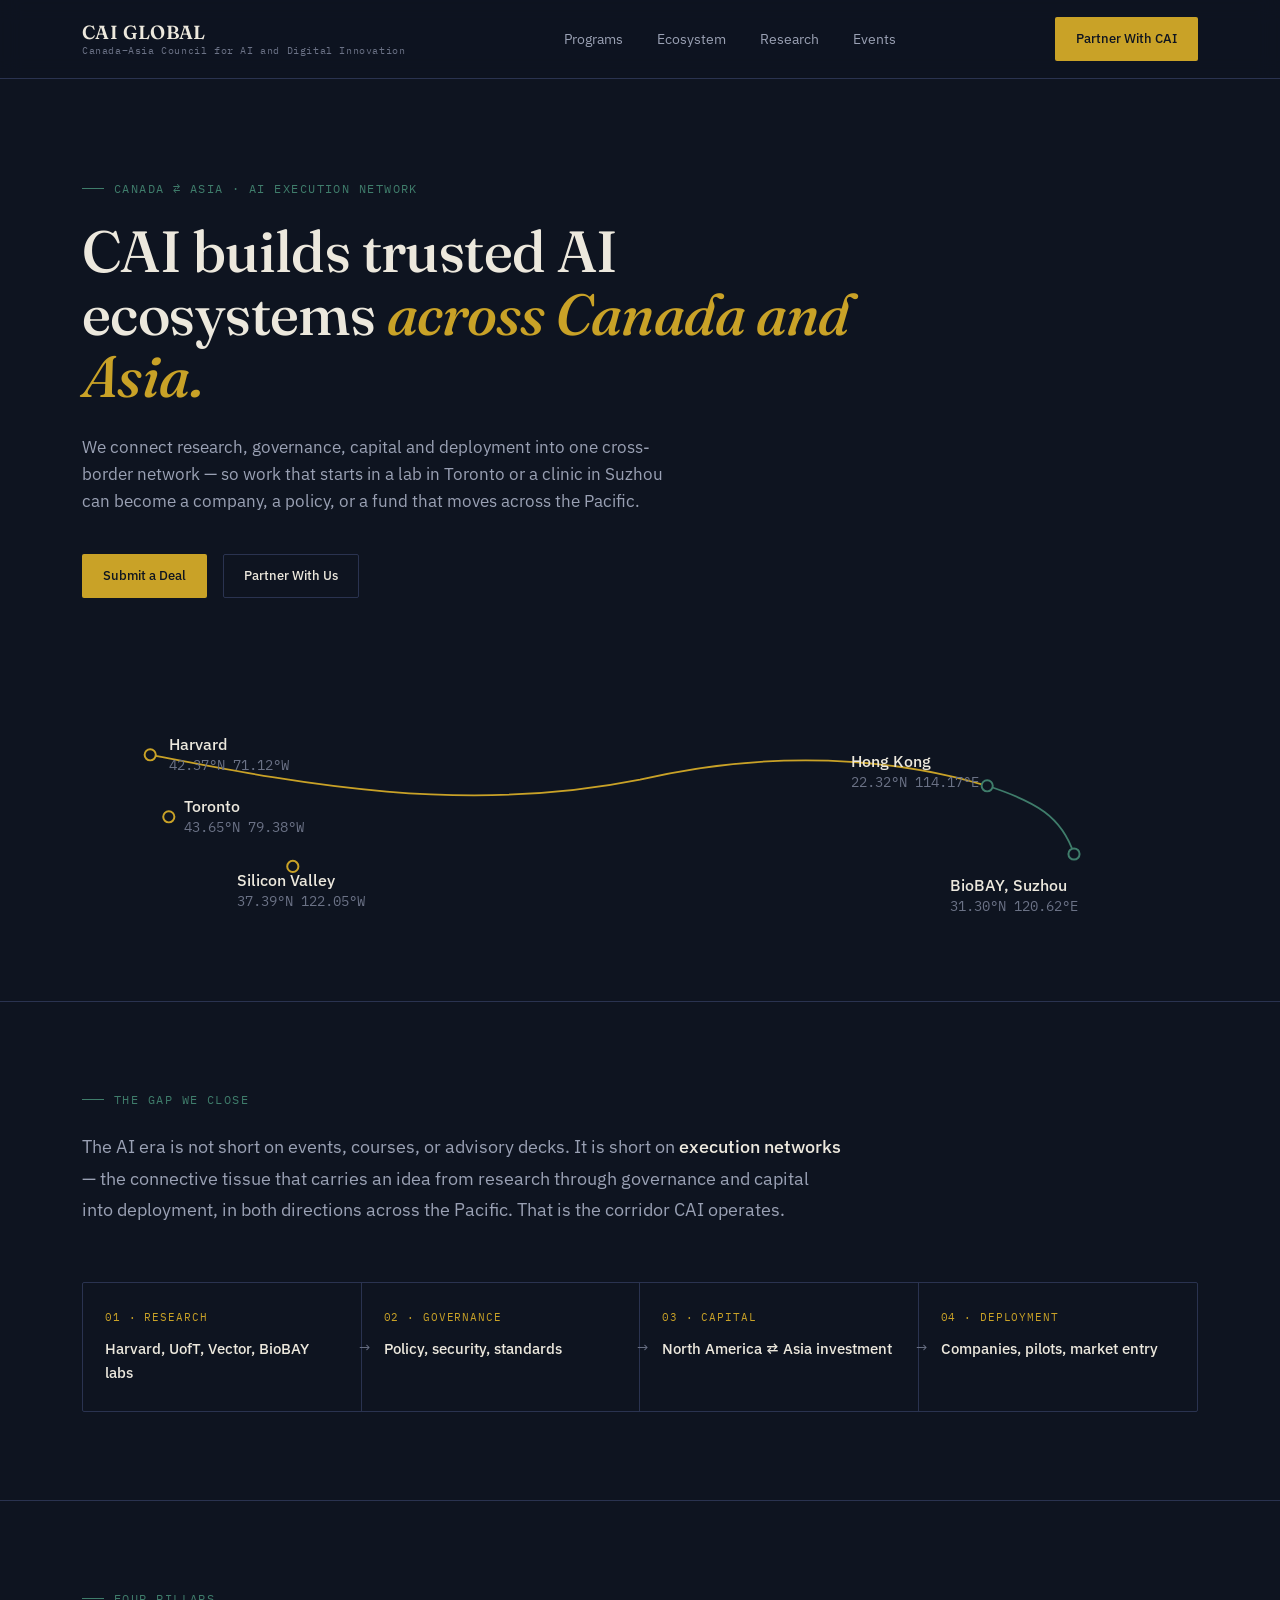
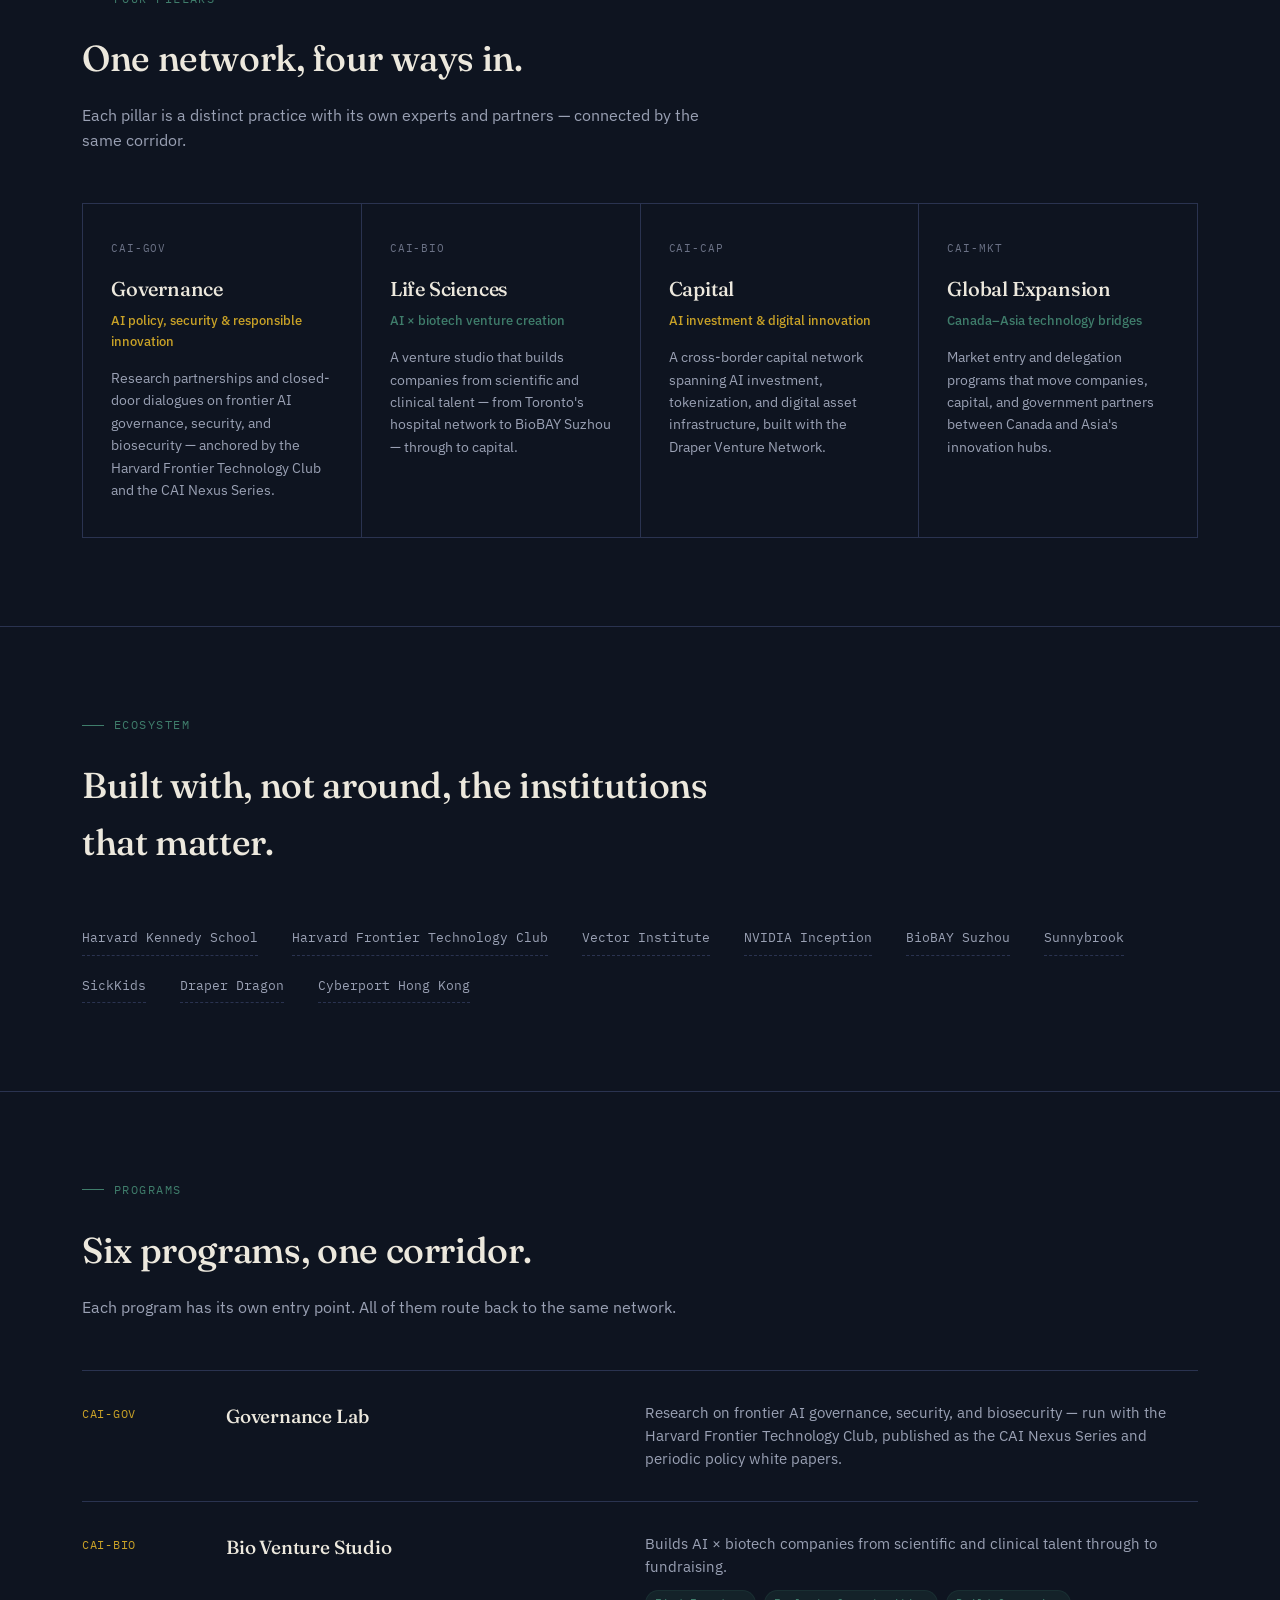
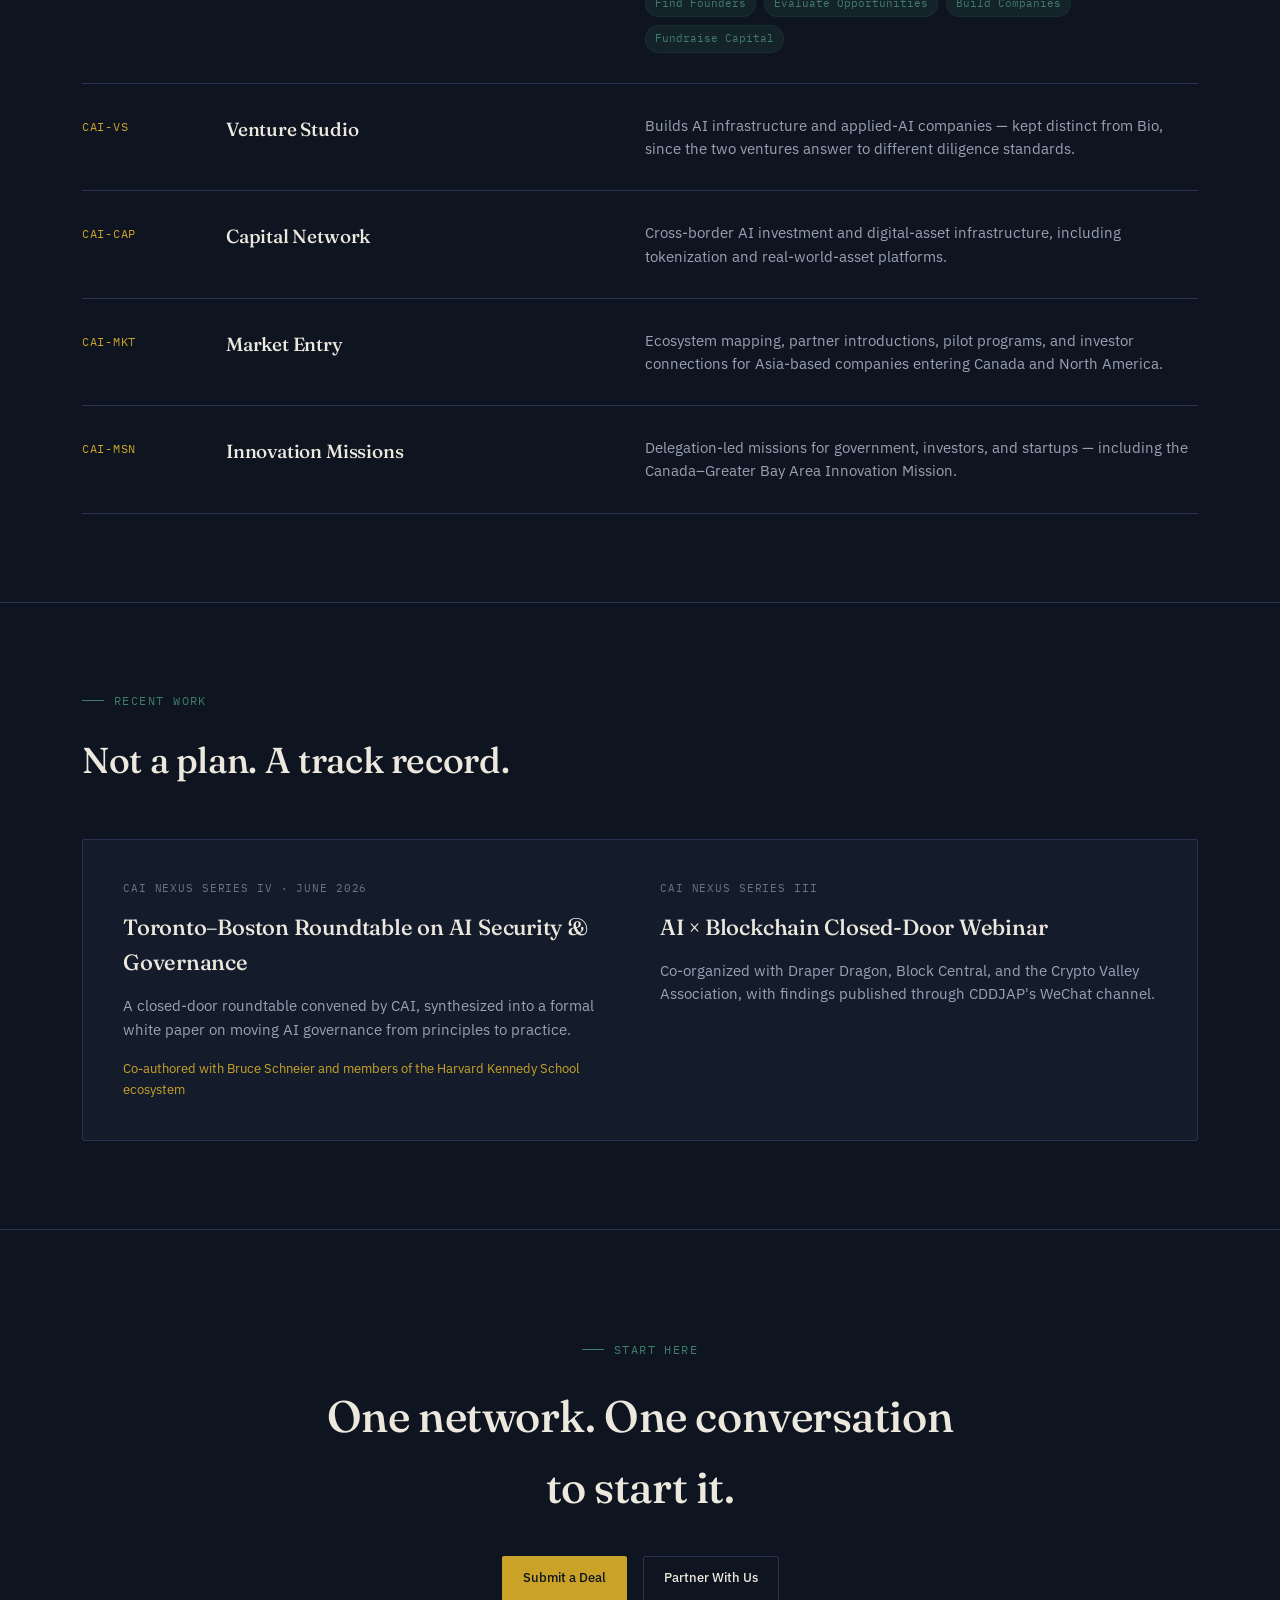
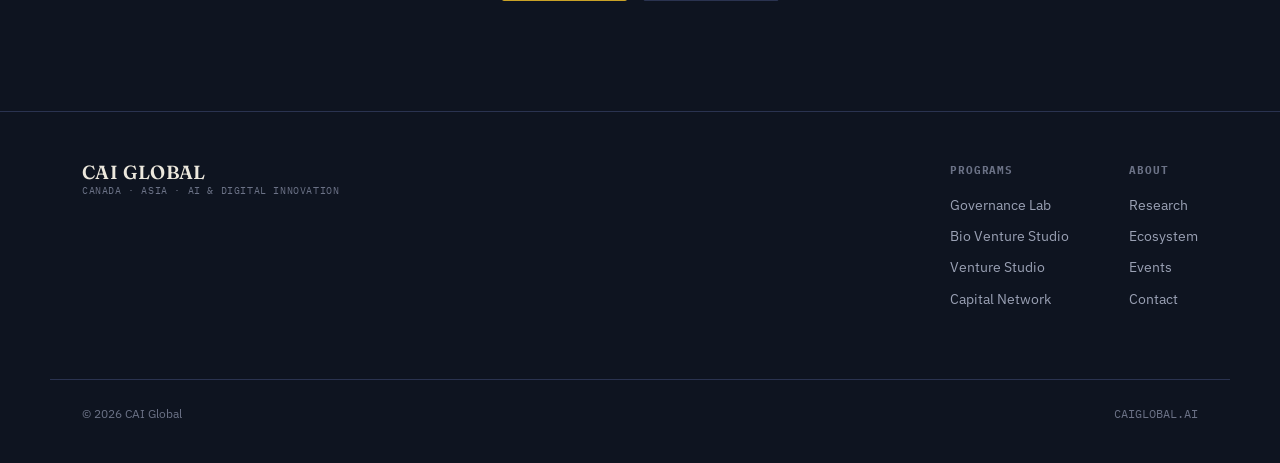
<file: index.html>
<!DOCTYPE html>
<html lang="en">
<head>
<meta charset="UTF-8">
<meta name="viewport" content="width=device-width, initial-scale=1.0">
<title>CAI Global — Canada–Asia Council for AI &amp; Digital Innovation</title>
<link rel="preconnect" href="https://fonts.googleapis.com">
<link rel="preconnect" href="https://fonts.gstatic.com" crossorigin>
<link href="https://fonts.googleapis.com/css2?family=Fraunces:opsz,wght@9..144,400;9..144,500;9..144,600&family=IBM+Plex+Sans:wght@400;500;600&family=IBM+Plex+Mono:wght@400;500&display=swap" rel="stylesheet">
<style>
  :root{
    --ink:#0E1420;
    --ink-2:#141C2B;
    --ink-3:#182034;
    --paper:#F1ECE1;
    --gold:#C9A227;
    --gold-soft:#C9A22722;
    --jade:#3F7D6B;
    --jade-soft:#3F7D6B22;
    --text-hi:#ECE8DD;
    --text-mid:#9AA1B4;
    --text-dim:#6B7286;
    --line:#2A3350;
    --ink-on-paper:#171D2B;
    --radius:2px;
  }
  *{box-sizing:border-box;margin:0;padding:0;}
  html{scroll-behavior:smooth;}
  body{
    background:var(--ink);
    color:var(--text-hi);
    font-family:'IBM Plex Sans',sans-serif;
    font-size:16px;
    line-height:1.6;
    -webkit-font-smoothing:antialiased;
  }
  h1,h2,h3{font-family:'Fraunces',serif;font-weight:500;letter-spacing:-0.01em;}
  .mono{font-family:'IBM Plex Mono',monospace;}
  a{color:inherit;text-decoration:none;}
  .wrap{max-width:1180px;margin:0 auto;padding:0 32px;}
  ::selection{background:var(--gold);color:var(--ink);}
  :focus-visible{outline:2px solid var(--gold);outline-offset:3px;}

  /* NAV */
  header{
    position:sticky;top:0;z-index:50;
    background:rgba(14,20,32,0.88);
    backdrop-filter:blur(10px);
    border-bottom:1px solid var(--line);
  }
  nav.wrap{display:flex;align-items:center;justify-content:space-between;height:78px;}
  .logo{display:flex;flex-direction:column;line-height:1.1;}
  .logo .name{font-family:'Fraunces',serif;font-size:19px;font-weight:600;letter-spacing:0.02em;}
  .logo .sub{font-family:'IBM Plex Mono',monospace;font-size:10px;color:var(--text-dim);letter-spacing:0.06em;margin-top:2px;}
  .nav-links{display:flex;gap:34px;align-items:center;}
  .nav-links a{font-size:14px;color:var(--text-mid);transition:color .2s;}
  .nav-links a:hover{color:var(--text-hi);}
  .btn{
    display:inline-flex;align-items:center;gap:8px;
    padding:11px 20px;font-size:13px;font-weight:500;
    border-radius:var(--radius);
    border:1px solid transparent;
    transition:all .2s;
    white-space:nowrap;
  }
  .btn-gold{background:var(--gold);color:var(--ink);}
  .btn-gold:hover{background:#dbb339;}
  .btn-ghost{border-color:var(--line);color:var(--text-hi);}
  .btn-ghost:hover{border-color:var(--gold);color:var(--gold);}
  @media(max-width:860px){.nav-links{display:none;}}

  /* HERO */
  .hero{padding:100px 0 60px;position:relative;overflow:hidden;}
  .eyebrow{
    font-family:'IBM Plex Mono',monospace;
    font-size:12px;letter-spacing:0.12em;color:var(--jade);
    display:flex;align-items:center;gap:10px;margin-bottom:22px;
  }
  .eyebrow::before{content:"";width:22px;height:1px;background:var(--jade);}
  h1.hero-title{
    font-size:clamp(34px,5.2vw,58px);
    max-width:820px;line-height:1.08;color:var(--text-hi);
  }
  .hero-title em{font-style:italic;color:var(--gold);}
  .hero-sub{
    max-width:600px;margin-top:26px;font-size:17px;color:var(--text-mid);
  }
  .hero-cta{display:flex;gap:16px;margin-top:38px;flex-wrap:wrap;}

  .corridor-wrap{margin-top:70px;}
  svg#corridor{width:100%;height:auto;display:block;}
  .node-label{font-family:'IBM Plex Mono',monospace;font-size:11px;fill:var(--text-dim);}
  .node-city{font-family:'IBM Plex Sans',sans-serif;font-size:13px;font-weight:500;fill:var(--text-hi);}
  .corridor-path{
    fill:none;stroke:var(--gold);stroke-width:1.4;
    stroke-dasharray:1400;stroke-dashoffset:1400;
    animation:draw 2.4s ease forwards .3s;
  }
  .corridor-path.jade{stroke:var(--jade);}
  @keyframes draw{to{stroke-dashoffset:0;}}
  .node-dot{fill:var(--ink);stroke:var(--gold);stroke-width:1.6;}
  .node-dot.jade{stroke:var(--jade);}

  /* SECTION SHARED */
  section{padding:88px 0;border-bottom:1px solid var(--line);}
  .section-head{max-width:640px;margin-bottom:50px;}
  .section-head h2{font-size:clamp(26px,3.4vw,36px);color:var(--text-hi);margin-top:14px;}
  .section-head p{color:var(--text-mid);margin-top:16px;font-size:15.5px;}

  /* GAP / THESIS */
  .gap-body{max-width:760px;}
  .gap-body p{font-size:18px;color:var(--text-mid);line-height:1.75;}
  .gap-body strong{color:var(--text-hi);font-weight:500;}
  .flow-mini{
    display:grid;grid-template-columns:repeat(4,1fr);gap:0;margin-top:56px;
    border:1px solid var(--line);border-radius:var(--radius);overflow:hidden;
  }
  .flow-mini .step{padding:26px 22px;border-right:1px solid var(--line);position:relative;}
  .flow-mini .step:last-child{border-right:none;}
  .flow-mini .tag{font-family:'IBM Plex Mono',monospace;font-size:11px;color:var(--gold);letter-spacing:0.08em;}
  .flow-mini .label{margin-top:10px;font-size:15px;color:var(--text-hi);font-weight:500;}
  .flow-mini .arrow{position:absolute;right:-9px;top:50%;transform:translateY(-50%);color:var(--text-dim);z-index:2;font-size:14px;}
  @media(max-width:760px){
    .flow-mini{grid-template-columns:1fr;}
    .flow-mini .step{border-right:none;border-bottom:1px solid var(--line);}
    .flow-mini .arrow{display:none;}
  }

  /* PILLARS */
  .pillars-grid{display:grid;grid-template-columns:repeat(4,1fr);gap:1px;background:var(--line);border:1px solid var(--line);}
  .pillar{background:var(--ink);padding:36px 28px;transition:background .25s;}
  .pillar:hover{background:var(--ink-2);}
  .pillar .code{font-family:'IBM Plex Mono',monospace;font-size:11px;letter-spacing:0.08em;color:var(--text-dim);}
  .pillar h3{font-size:20px;margin-top:16px;color:var(--text-hi);}
  .pillar .kicker{font-size:13px;color:var(--gold);margin-top:6px;font-weight:500;}
  .pillar.jade .kicker{color:var(--jade);}
  .pillar p{font-size:14px;color:var(--text-mid);margin-top:14px;}
  @media(max-width:920px){.pillars-grid{grid-template-columns:1fr 1fr;}}
  @media(max-width:560px){.pillars-grid{grid-template-columns:1fr;}}

  /* ECOSYSTEM */
  .eco-strip{display:flex;flex-wrap:wrap;gap:14px 34px;margin-top:10px;}
  .eco-strip span{
    font-family:'IBM Plex Mono',monospace;font-size:13px;color:var(--text-mid);
    padding:6px 0;border-bottom:1px dashed var(--line);
  }

  /* PROGRAMS */
  .programs-list{display:flex;flex-direction:column;}
  .program-row{
    display:grid;grid-template-columns:120px 1fr 1.4fr;gap:24px;
    padding:30px 0;border-top:1px solid var(--line);align-items:start;
  }
  .program-row:last-child{border-bottom:1px solid var(--line);}
  .program-row .code{font-family:'IBM Plex Mono',monospace;font-size:12px;color:var(--gold);letter-spacing:0.06em;padding-top:3px;}
  .program-row h3{font-size:19px;color:var(--text-hi);}
  .program-row .desc p{font-size:14.5px;color:var(--text-mid);}
  .program-row .desc .stages{
    display:flex;flex-wrap:wrap;gap:8px;margin-top:12px;
  }
  .program-row .desc .stages span{
    font-family:'IBM Plex Mono',monospace;font-size:11px;color:var(--jade);
    border:1px solid var(--jade-soft);background:var(--jade-soft);
    padding:4px 9px;border-radius:20px;
  }
  @media(max-width:760px){
    .program-row{grid-template-columns:1fr;gap:8px;}
  }

  /* SIGNAL / PROOF */
  .signal-card{
    border:1px solid var(--line);padding:40px;border-radius:var(--radius);
    background:var(--ink-2);display:grid;grid-template-columns:1fr 1fr;gap:40px;
  }
  .signal-card .mono{font-size:11px;color:var(--text-dim);letter-spacing:0.08em;}
  .signal-card h3{font-size:22px;margin-top:12px;color:var(--text-hi);}
  .signal-card p{font-size:14.5px;color:var(--text-mid);margin-top:14px;}
  .signal-card .names{margin-top:18px;font-size:13px;color:var(--gold);}
  @media(max-width:760px){.signal-card{grid-template-columns:1fr;}}

  /* CTA / FOOTER */
  .cta-section{text-align:center;padding:110px 0;border-bottom:none;}
  .cta-section h2{font-size:clamp(28px,4.4vw,44px);max-width:640px;margin:0 auto;}
  .cta-section .hero-cta{justify-content:center;margin-top:34px;}

  footer{padding:50px 0 40px;}
  .footer-grid{display:flex;justify-content:space-between;flex-wrap:wrap;gap:30px;}
  .footer-cols{display:flex;gap:60px;flex-wrap:wrap;}
  .footer-col h4{font-family:'IBM Plex Mono',monospace;font-size:11px;color:var(--text-dim);letter-spacing:0.08em;margin-bottom:14px;}
  .footer-col a{display:block;font-size:14px;color:var(--text-mid);margin-bottom:9px;}
  .footer-col a:hover{color:var(--text-hi);}
  .footer-bottom{margin-top:60px;padding-top:24px;border-top:1px solid var(--line);
    display:flex;justify-content:space-between;color:var(--text-dim);font-size:12px;flex-wrap:wrap;gap:10px;}

  .reveal{opacity:0;transform:translateY(18px);transition:opacity .7s ease, transform .7s ease;}
  .reveal.in{opacity:1;transform:translateY(0);}
  @media (prefers-reduced-motion:reduce){
    .reveal{opacity:1;transform:none;transition:none;}
    .corridor-path{animation:none;stroke-dashoffset:0;}
  }
</style>
</head>
<body>

<header>
  <nav class="wrap">
    <div class="logo">
      <span class="name">CAI GLOBAL</span>
      <span class="sub">Canada–Asia Council for AI and Digital Innovation</span>
    </div>
    <div class="nav-links">
  <a href="pages/programs.html">Programs</a>
  <a href="pages/ecosystem.html">Ecosystem</a>
  <a href="pages/research.html">Research</a>
  <a href="pages/events.html">Events</a>
</div>

<a href="pages/contact.html" class="btn btn-gold">
Partner With CAI
</a>
  </nav>
</header>

<section class="hero" style="border-bottom:1px solid var(--line);">
  <div class="wrap">
    <div class="eyebrow">CANADA ⇄ ASIA · AI EXECUTION NETWORK</div>
    <h1 class="hero-title">CAI builds trusted AI ecosystems <em>across Canada and Asia.</em></h1>
    <p class="hero-sub">We connect research, governance, capital and deployment into one cross-border network — so work that starts in a lab in Toronto or a clinic in Suzhou can become a company, a policy, or a fund that moves across the Pacific.</p>
   <div class="hero-cta">

  <a href="pages/contact.html" class="btn btn-gold">
    Submit a Deal
  </a>

  <a href="pages/contact.html" class="btn btn-ghost">
    Partner With Us
  </a>

</div>

    <div class="corridor-wrap reveal">
      <svg id="corridor" viewBox="0 0 900 220" xmlns="http://www.w3.org/2000/svg">
        <path class="corridor-path" d="M55,70 C 160,90 300,120 450,90 C 580,60 680,80 730,95" />
        <path class="corridor-path jade" d="M730,95 C 770,108 790,120 800,150" style="animation-delay:1.4s;" />

       <circle class="node-dot" cx="55" cy="70" r="4.5"/>
       <text x="70" y="66" class="node-city">Harvard</text>
       <text x="70" y="82" class="node-label">42.37°N 71.12°W</text>

       <circle class="node-dot" cx="70" cy="120" r="4.5"/>
       <text x="82" y="116" class="node-city">Toronto</text>
       <text x="82" y="132" class="node-label">43.65°N 79.38°W</text>

       <circle class="node-dot" cx="170" cy="160" r="4.5"/>
       <text x="125" y="176" class="node-city">Silicon Valley</text>
       <text x="125" y="192" class="node-label">37.39°N 122.05°W</text>

        <circle class="node-dot jade" cx="730" cy="95" r="4.5"/>
        <text x="620" y="80" class="node-city">Hong Kong</text>
        <text x="620" y="96" class="node-label">22.32°N 114.17°E</text>

        <circle class="node-dot jade" cx="800" cy="150" r="4.5"/>
        <text x="700" y="180" class="node-city">BioBAY, Suzhou</text>
        <text x="700" y="196" class="node-label">31.30°N 120.62°E</text>
      </svg>
    </div>
  </div>
</section>

<section id="gap">
  <div class="wrap">
    <div class="eyebrow">THE GAP WE CLOSE</div>
    <div class="gap-body">
      <p>The AI era is not short on events, courses, or advisory decks. It is short on <strong>execution networks</strong> — the connective tissue that carries an idea from research through governance and capital into deployment, in both directions across the Pacific. That is the corridor CAI operates.</p>
    </div>
    <div class="flow-mini reveal">
      <div class="step"><div class="tag">01 · RESEARCH</div><div class="label">Harvard, UofT, Vector, BioBAY labs</div><div class="arrow">→</div></div>
      <div class="step"><div class="tag">02 · GOVERNANCE</div><div class="label">Policy, security, standards</div><div class="arrow">→</div></div>
      <div class="step"><div class="tag">03 · CAPITAL</div><div class="label">North America ⇄ Asia investment</div><div class="arrow">→</div></div>
      <div class="step"><div class="tag">04 · DEPLOYMENT</div><div class="label">Companies, pilots, market entry</div></div>
    </div>
  </div>
</section>

<section id="pillars">
  <div class="wrap">
    <div class="section-head">
      <div class="eyebrow">FOUR PILLARS</div>
      <h2>One network, four ways in.</h2>
      <p>Each pillar is a distinct practice with its own experts and partners — connected by the same corridor.</p>
    </div>
    <div class="pillars-grid reveal">
      <div class="pillar" id="governance">
        <div class="code">CAI-GOV</div>
        <h3>Governance</h3>
        <div class="kicker">AI policy, security &amp; responsible innovation</div>
        <p>Research partnerships and closed-door dialogues on frontier AI governance, security, and biosecurity — anchored by the Harvard Frontier Technology Club and the CAI Nexus Series.</p>
      </div>
      <div class="pillar jade" id="bio">
        <div class="code">CAI-BIO</div>
        <h3>Life Sciences</h3>
        <div class="kicker">AI × biotech venture creation</div>
        <p>A venture studio that builds companies from scientific and clinical talent — from Toronto's hospital network to BioBAY Suzhou — through to capital.</p>
      </div>
      <div class="pillar">
        <div class="code">CAI-CAP</div>
        <h3>Capital</h3>
        <div class="kicker">AI investment &amp; digital innovation</div>
        <p>A cross-border capital network spanning AI investment, tokenization, and digital asset infrastructure, built with the Draper Venture Network.</p>
      </div>
      <div class="pillar jade">
        <div class="code">CAI-MKT</div>
        <h3>Global Expansion</h3>
        <div class="kicker">Canada–Asia technology bridges</div>
        <p>Market entry and delegation programs that move companies, capital, and government partners between Canada and Asia's innovation hubs.</p>
      </div>
    </div>
  </div>
</section>

<section id="ecosystem">
  <div class="wrap">
    <div class="section-head">
      <div class="eyebrow">ECOSYSTEM</div>
      <h2>Built with, not around, the institutions that matter.</h2>
    </div>
    <div class="eco-strip reveal">
      <span>Harvard Kennedy School</span>
      <span>Harvard Frontier Technology Club</span>
      <span>Vector Institute</span>
      <span>NVIDIA Inception</span>
      <span>BioBAY Suzhou</span>
      <span>Sunnybrook</span>
      <span>SickKids</span>
      <span>Draper Dragon</span>
      <span>Cyberport Hong Kong</span>
    </div>
  </div>
</section>

<section id="programs">
  <div class="wrap">
    <div class="section-head">
      <div class="eyebrow">PROGRAMS</div>
      <h2>Six programs, one corridor.</h2>
      <p>Each program has its own entry point. All of them route back to the same network.</p>
    </div>
    <div class="programs-list reveal">
      <div class="program-row">
        <div class="code">CAI-GOV</div>
        <h3>Governance Lab</h3>
        <div class="desc"><p>Research on frontier AI governance, security, and biosecurity — run with the Harvard Frontier Technology Club, published as the CAI Nexus Series and periodic policy white papers.</p></div>
      </div>
      <div class="program-row">
        <div class="code">CAI-BIO</div>
        <h3>Bio Venture Studio</h3>
        <div class="desc">
          <p>Builds AI × biotech companies from scientific and clinical talent through to fundraising.</p>
          <div class="stages">
            <span>Find Founders</span><span>Evaluate Opportunities</span><span>Build Companies</span><span>Fundraise Capital</span>
          </div>
        </div>
      </div>
      <div class="program-row">
        <div class="code">CAI-VS</div>
        <h3>Venture Studio</h3>
        <div class="desc"><p>Builds AI infrastructure and applied-AI companies — kept distinct from Bio, since the two ventures answer to different diligence standards.</p></div>
      </div>
      <div class="program-row">
        <div class="code">CAI-CAP</div>
        <h3>Capital Network</h3>
        <div class="desc"><p>Cross-border AI investment and digital-asset infrastructure, including tokenization and real-world-asset platforms.</p></div>
      </div>
      <div class="program-row">
        <div class="code">CAI-MKT</div>
        <h3>Market Entry</h3>
        <div class="desc"><p>Ecosystem mapping, partner introductions, pilot programs, and investor connections for Asia-based companies entering Canada and North America.</p></div>
      </div>
      <div class="program-row">
        <div class="code">CAI-MSN</div>
        <h3>Innovation Missions</h3>
        <div class="desc"><p>Delegation-led missions for government, investors, and startups — including the Canada–Greater Bay Area Innovation Mission.</p></div>
      </div>
    </div>
  </div>
</section>

<section id="signal">
  <div class="wrap">
    <div class="section-head">
      <div class="eyebrow">RECENT WORK</div>
      <h2>Not a plan. A track record.</h2>
    </div>
    <div class="signal-card reveal">
      <div>
        <div class="mono">CAI NEXUS SERIES IV · JUNE 2026</div>
        <h3>Toronto–Boston Roundtable on AI Security &amp; Governance</h3>
        <p>A closed-door roundtable convened by CAI, synthesized into a formal white paper on moving AI governance from principles to practice.</p>
        <div class="names">Co-authored with Bruce Schneier and members of the Harvard Kennedy School ecosystem</div>
      </div>
      <div>
        <div class="mono">CAI NEXUS SERIES III</div>
        <h3>AI × Blockchain Closed-Door Webinar</h3>
        <p>Co-organized with Draper Dragon, Block Central, and the Crypto Valley Association, with findings published through CDDJAP's WeChat channel.</p>
      </div>
    </div>
  </div>
</section>

<section class="cta-section" id="contact" style="border-bottom:1px solid var(--line);">
  <div class="wrap">
    <div class="eyebrow" style="justify-content:center;">START HERE</div>
    <h2>One network. One conversation to start it.</h2>
    <div class="hero-cta">
      <a href="mailto:aibio@caiglobal.ai" class="btn btn-gold">Submit a Deal</a>
      <a href="mailto:hello@caiglobal.ai" class="btn btn-ghost">Partner With Us</a>
    </div>
  </div>
</section>

<footer>
  <div class="wrap footer-grid">
    <div class="logo">
      <span class="name">CAI GLOBAL</span>
      <span class="sub">CANADA · ASIA · AI &amp; DIGITAL INNOVATION</span>
    </div>
    <div class="footer-cols">
     <div class="footer-col">
<h4>PROGRAMS</h4>

<a href="pages/programs.html">
Governance Lab
</a>

<a href="pages/programs.html">
Bio Venture Studio
</a>

<a href="pages/programs.html">
Venture Studio
</a>

<a href="pages/programs.html">
Capital Network
</a>

</div>
    <div class="footer-col">
<h4>ABOUT</h4>

<a href="pages/research.html">
Research
</a>

<a href="pages/ecosystem.html">
Ecosystem
</a>

<a href="pages/events.html">
Events
</a>

<a href="pages/contact.html">
Contact
</a>

</div>
    </div>
  </div>
  <div class="wrap footer-bottom">
    <span>© 2026 CAI Global</span>
    <span class="mono">CAIGLOBAL.AI</span>
  </div>
</footer>

<script>
  const io = new IntersectionObserver((entries)=>{
    entries.forEach(e=>{ if(e.isIntersecting){ e.target.classList.add('in'); } });
  },{threshold:0.15});
  document.querySelectorAll('.reveal').forEach(el=>io.observe(el));
</script>

</body>
</html>
</file>
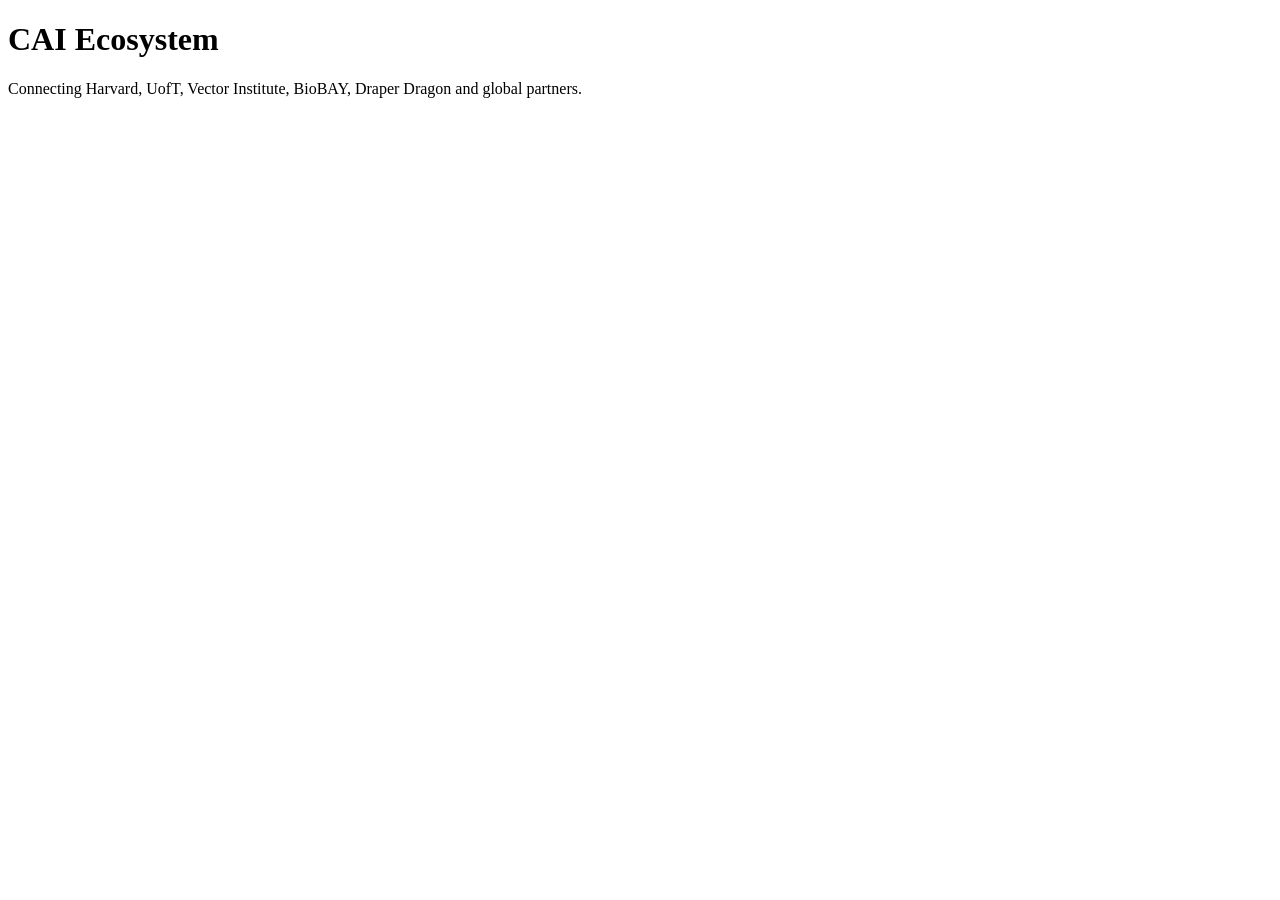
<file: pages/ecosystem.html>
<!DOCTYPE html>
<html>
<head>
<title>CAI Ecosystem</title>
</head>

<body>

<h1>CAI Ecosystem</h1>

<p>
Connecting Harvard, UofT, Vector Institute,
BioBAY, Draper Dragon and global partners.
</p>

</body>
</html>
</file>
